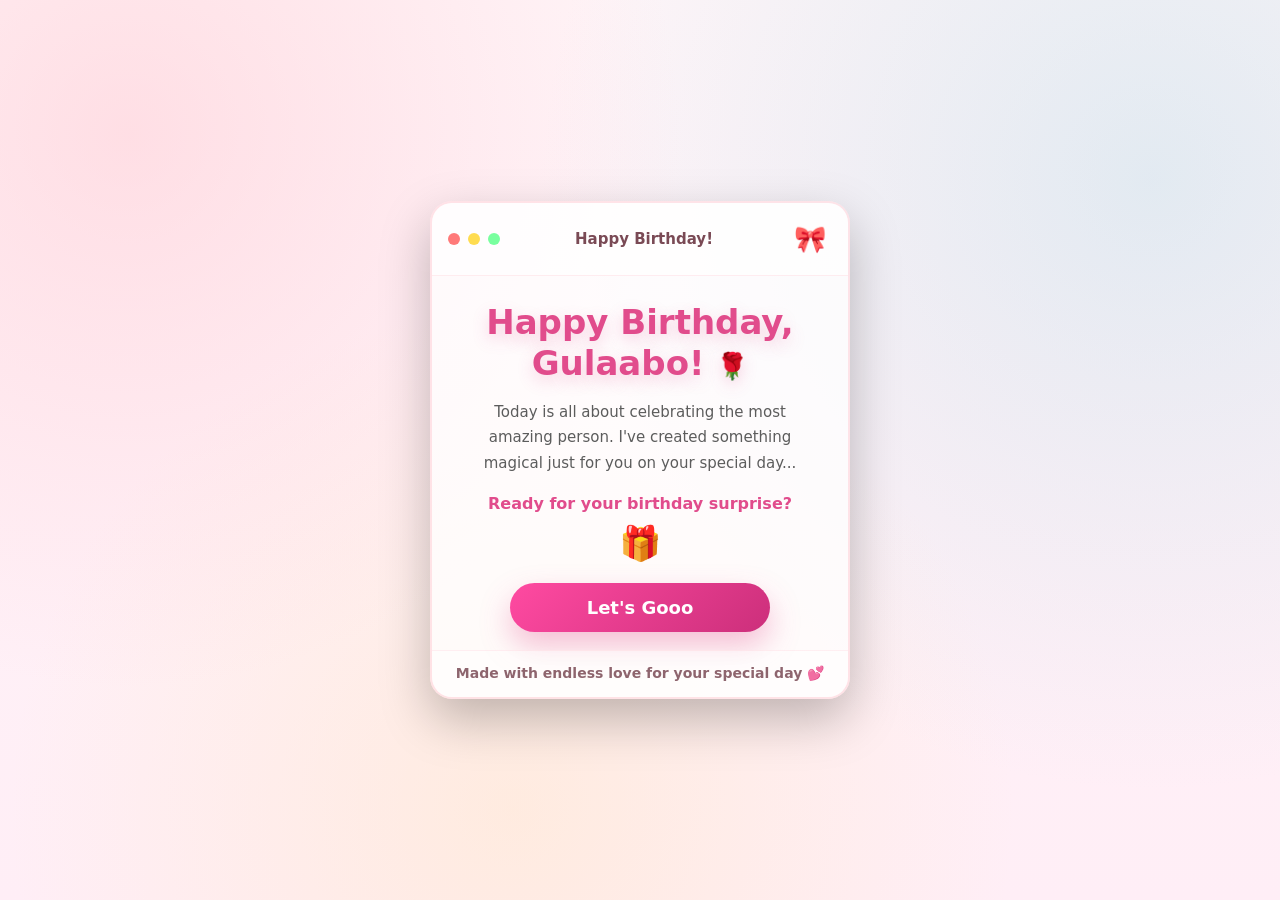
<file: index.html>
<!DOCTYPE html>
<html lang="en">
<head>
  <meta charset="UTF-8" />
  <meta name="viewport" content="width=device-width, initial-scale=1.0" />
  <title>Happy Birthday Gulaabo</title>
  <link rel="stylesheet" href="style.css" />
</head>
<body>

  <div class="bg-blur"></div>

  <main class="wrap">
    <section class="card">
      <div class="topbar">
        <div class="dots">
          <span class="dot red"></span>
          <span class="dot yellow"></span>
          <span class="dot green"></span>
        </div>

        <div class="top-title">Happy Birthday!</div>

        <div class="emoji-box" aria-label="birthday emoji">🎀</div>
      </div>

      <div class="content">
        <h1 class="main-title">
          Happy Birthday,<br />
          Gulaabo! <span class="emoji">🌹</span>
        </h1>

        <p class="desc">
          Today is all about celebrating the most amazing person. I've created something magical just for you on your special day...
        </p>

        <p class="ready">Ready for your birthday surprise?</p>

        <div class="cat-area">🎁</div>

        <button class="btn" id="goBtn">Let's Gooo</button>
      </div>

      <div class="footer">
        Made with endless love for your special day 💕
      </div>
    </section>
  </main>

  <script src="script.js"></script>
</body>
</html>
</file>
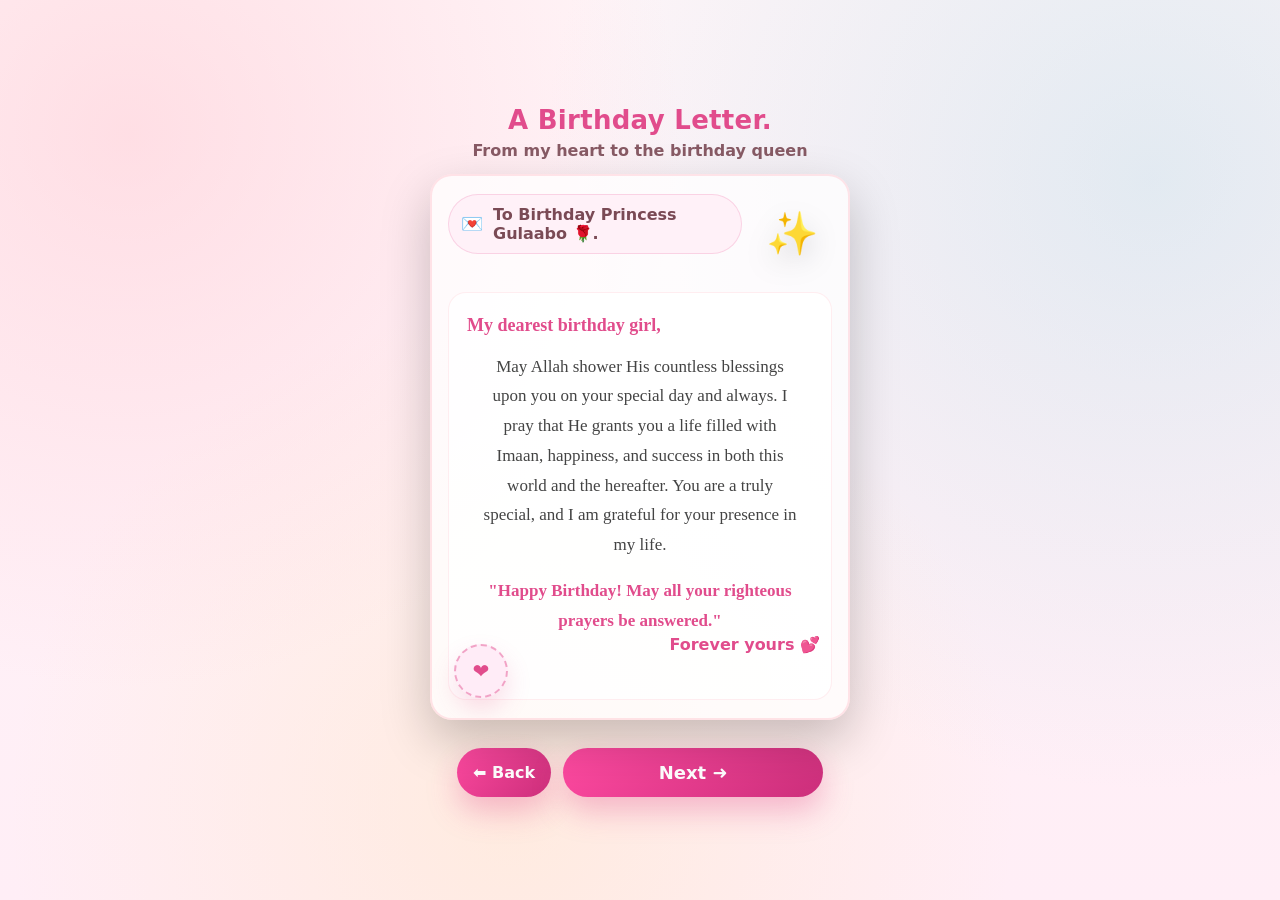
<file: page2.html>
<!DOCTYPE html>
<html lang="en">
<head>
  <meta charset="UTF-8" />
  <meta name="viewport" content="width=device-width, initial-scale=1.0" />
  <title>A Birthday Letter</title>

  <link rel="stylesheet" href="style.css" />
  <link rel="stylesheet" href="page2.css" />
</head>
<body>

  <div class="bg-blur"></div>

  <main class="wrap">
    <section class="letter-page">
      <div class="page-title">
        <h2>A Birthday Letter.</h2>
        <p>From my heart to the birthday queen</p>
      </div>

      <div class="letter-card">
        <div class="letter-top">
          <div class="badge">
            <span class="icon">💌</span>
            <span class="badge-text">To Birthday Princess Gulaabo 🌹.</span>
          </div>

          <div class="emoji-kitty" aria-label="emoji">✨</div>
        </div>

        <div class="letter-body">
          <p class="hand">My dearest birthday girl,</p>

          <p class="msg">
            May Allah shower His countless blessings upon you on your special day and always.
            I pray that He grants you a life filled with Imaan, happiness, and success in both this
            world and the hereafter. You are a truly special, and I am grateful for your presence in
            my life.
          </p>

          <p class="msg bold">
            "Happy Birthday! May all your righteous prayers be answered."
          </p>

          <div class="sign">
            <span>Forever yours</span> 💕
          </div>
        </div>

        <div class="stamp">
          <div class="stamp-circle">
            <span>❤</span>
          </div>
        </div>
      </div>

      <div class="actions">
        <button class="btn small" id="backBtn">⬅ Back</button>
        <button class="btn" id="nextBtn">Next ➜</button>
      </div>

    </section>
  </main>

  <script src="page2.js"></script>
</body>
</html>
</file>
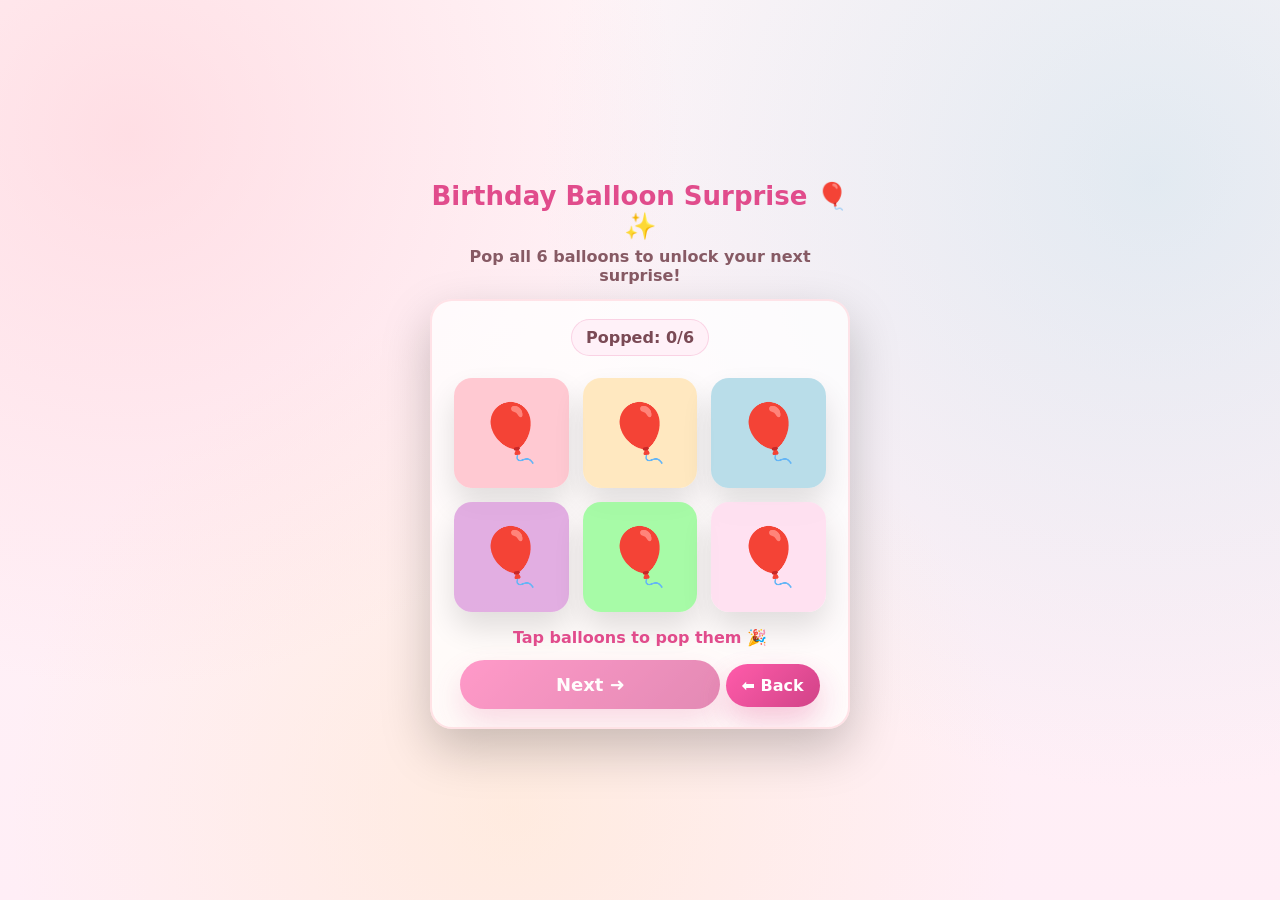
<file: page3.html>
<!DOCTYPE html>
<html lang="en">
<head>
  <meta charset="UTF-8" />
  <meta name="viewport" content="width=device-width, initial-scale=1.0" />
  <title>Balloon Surprise</title>

  <link rel="stylesheet" href="style.css" />
  <link rel="stylesheet" href="page3.css" />
</head>
<body>

  <div class="bg-blur"></div>

  <main class="wrap">
    <section class="balloon-page">

      <div class="balloon-title">
        <h2>Birthday Balloon Surprise 🎈✨</h2>
        <p>Pop all 6 balloons to unlock your next surprise!</p>
      </div>

      <div class="balloon-card">
        <div class="counter">
          Popped: <span id="poppedCount">0</span>/6
        </div>

        <div class="balloon-grid" id="balloonGrid">
          <button class="balloon b1" data-msg="Stay blessed ✨">🎈</button>
          <button class="balloon b2" data-msg="Smile more 😊">🎈</button>
          <button class="balloon b3" data-msg="You are precious 💖">🎈</button>
          <button class="balloon b4" data-msg="Best day ever 🌸">🎈</button>
          <button class="balloon b5" data-msg="Gul🌹 forever vibes 😍">🎈</button>
          <button class="balloon b6" data-msg="Make a wish ✨🎁">🎈</button>
        </div>

        <div class="mini-msg" id="miniMsg">Tap balloons to pop them 🎉</div>

        <button class="btn next-btn" id="nextBtn" disabled>Next ➜</button>
        <button class="btn small back-btn" id="backBtn">⬅ Back</button>

        <!-- Popup after all popped -->
        <div class="popup" id="popup">
          <div class="popup-box">
            <h3>🎈 Surprise for you!</h3>
            <p>
              A little surprise for you, <b>Gul🌹</b><br/>
              <b>Stay blessed ✨</b><br/>
              <b>Always keep smiling 😊</b><br/>
              You deserve all the happiness 💖
            </p>
            <button class="btn ok-btn" id="okBtn">Next ➜</button>
          </div>
        </div>

      </div>

    </section>
  </main>

  <script src="page3.js"></script>
</body>
</html>
</file>
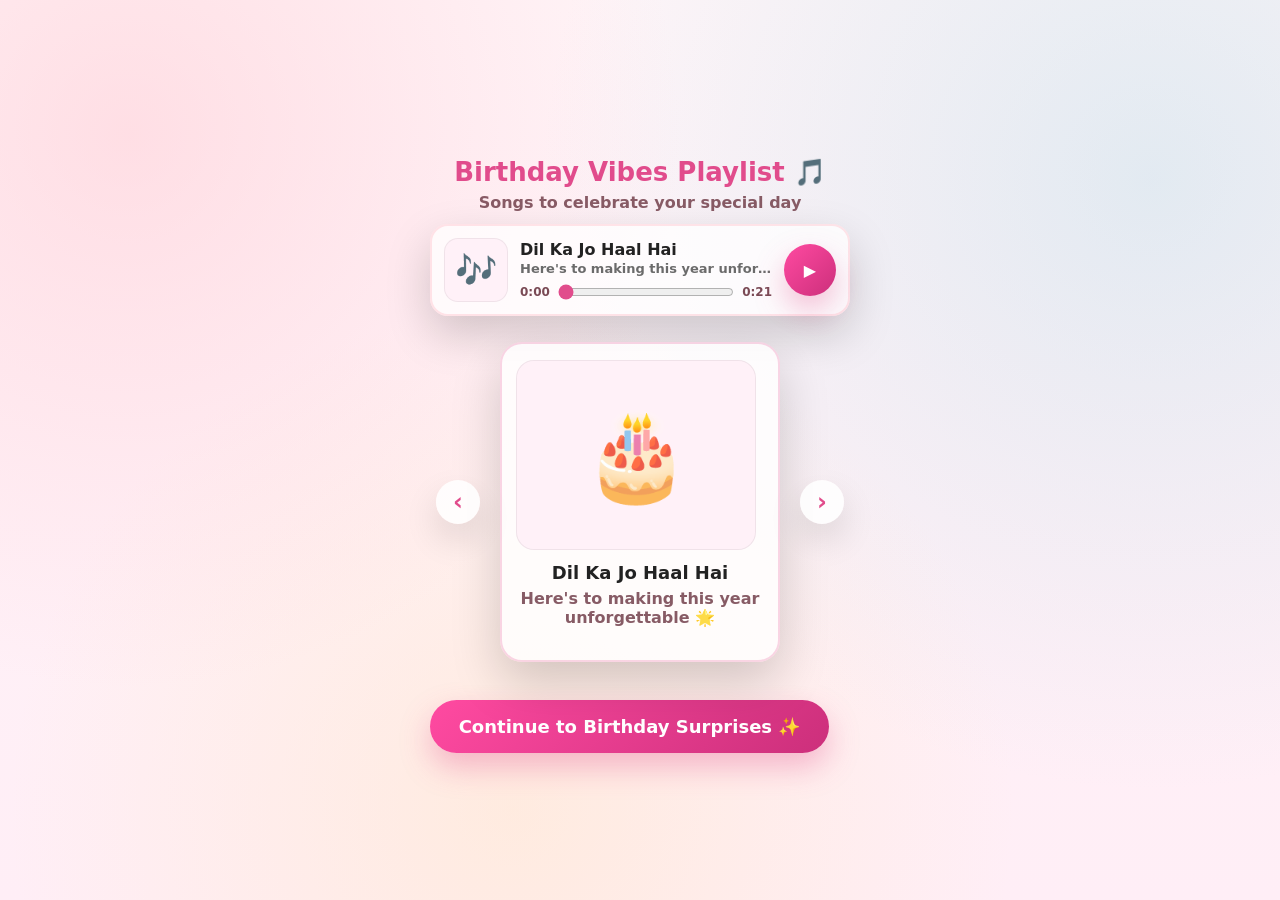
<file: page4.html>
<!DOCTYPE html>
<html lang="en">
<head>
  <meta charset="UTF-8" />
  <meta name="viewport" content="width=device-width, initial-scale=1.0" />
  <title>Birthday Vibes Playlist</title>

  <link rel="stylesheet" href="style.css" />
  <link rel="stylesheet" href="page4.css" />
</head>

<body>
  <div class="bg-blur"></div>

  <main class="wrap">
    <section class="playlist-page">

      <div class="playlist-title">
        <h2>Birthday Vibes Playlist <span class="note">🎵</span></h2>
        <p>Songs to celebrate your special day</p>
      </div>

      <div class="mini-player">
        <div class="mini-cover-emoji" aria-label="music">🎶</div>

        <div class="mini-meta">
          <div class="song-name" id="songName">Dil Ka Jo Haal Hai</div>
          <div class="song-sub" id="songSub">Here's to making this year unforgettable...</div>

          <div class="progress-row">
            <span id="currentTime">0:00</span>
            <input type="range" id="seekBar" value="0" min="0" max="100" />
            <span id="duration">0:00</span>
          </div>
        </div>

        <button class="play-btn" id="playBtn" aria-label="Play/Pause">❚❚</button>
      </div>

      <div class="carousel">
        <button class="nav left" id="prevBtn">‹</button>

        <div class="card" id="card">
          <div class="big-cover-emoji" aria-label="birthday">🎂</div>
          <h3 id="bigTitle">Dil Ka Jo Haal Hai</h3>
          <p id="bigDesc">Here's to making this year unforgettable 🌟</p>
        </div>

        <button class="nav right" id="nextBtn">›</button>
      </div>

      <button class="btn continue" id="continueBtn">
        Continue to Birthday Surprises ✨
      </button>

      <audio id="audio" src="birthday-song.mp3" preload="auto"></audio>

    </section>
  </main>

  <script src="page4.js"></script>
</body>
</html>
</file>
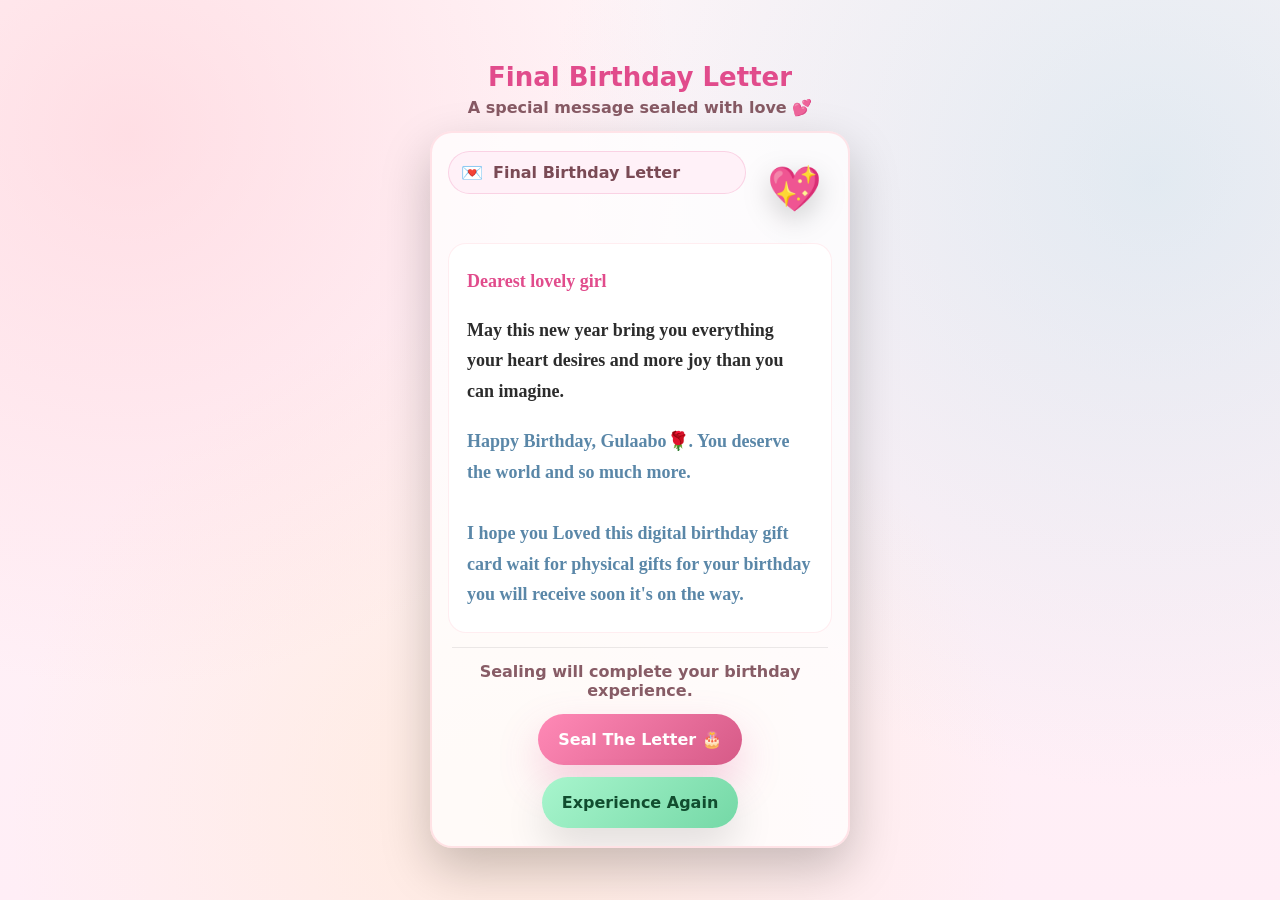
<file: page5.html>
<!DOCTYPE html>
<html lang="en">
<head>
  <meta charset="UTF-8" />
  <meta name="viewport" content="width=device-width, initial-scale=1.0" />
  <title>Final Birthday Letter</title>

  <link rel="stylesheet" href="style.css" />
  <link rel="stylesheet" href="page5.css" />
</head>

<body>
  <div class="bg-blur"></div>

  <main class="wrap">
    <section class="final-page">

      <div class="final-title">
        <h2>Final Birthday Letter</h2>
        <p>A special message sealed with love 💕</p>
      </div>

      <div class="final-card">

        <div class="final-top">
          <div class="final-badge">
            <span class="icon">💌</span>
            <span>Final Birthday Letter</span>
          </div>

          <div class="emoji-kitty" aria-label="emoji">💖</div>
        </div>

        <div class="final-body">
          <p class="hand pink">Dearest lovely girl</p>

          <p class="hand black">
            May this new year bring you everything your heart desires and more joy than you can imagine.
          </p>

          <p class="hand blue">
            Happy Birthday, Gulaabo🌹. You deserve the world and so much more.
            <br /><br />
            I hope you Loved this digital birthday gift card wait for physical gifts for your birthday you will receive soon it's on the way.
          </p>
        </div>

        <div class="divider"></div>

        <p class="note">Sealing will complete your birthday experience.</p>

        <div class="btn-row">
          <button class="seal-btn" id="sealBtn">Seal The Letter 🎂</button>
          <button class="again-btn" id="againBtn">Experience Again</button>
        </div>

        <div class="sealed" id="sealed">
          <div class="seal-box">
            <h3>Letter Sealed ✅</h3>
            <p>Happy Birthday Gul🌹 Once Again.<br/>Have a wonderful year ahead filled with happiness & blessings ✨</p>
            <button class="btn ok-btn" id="okBtn">OK</button>
          </div>
        </div>

      </div>

    </section>
  </main>

  <script src="page5.js"></script>
</body>
</html>
</file>
<file: style.css>
*{
  margin:0;
  padding:0;
  box-sizing:border-box;
  font-family: "Poppins", system-ui, -apple-system, Segoe UI, Roboto, Arial, sans-serif;
}

body{
  min-height:100vh;
  background:#0b0b0b;
  display:flex;
  align-items:center;
  justify-content:center;
  padding:18px;
  overflow:hidden;
}

.bg-blur{
  position:fixed;
  inset:0;
  background:
    radial-gradient(circle at 10% 15%, rgba(255, 182, 193, .35), transparent 40%),
    radial-gradient(circle at 90% 20%, rgba(173, 216, 230, .35), transparent 45%),
    radial-gradient(circle at 40% 90%, rgba(255, 228, 181, .35), transparent 45%),
    linear-gradient(180deg, #fff5f8, #ffeef6);
  z-index:-1;
}

.wrap{
  width:100%;
  max-width:420px;
}

.card{
  background: rgba(255,255,255,0.75);
  border: 2px solid rgba(255, 182, 193, 0.35);
  border-radius:22px;
  box-shadow: 0 20px 50px rgba(0,0,0,0.25);
  overflow:hidden;
}

.topbar{
  display:flex;
  align-items:center;
  justify-content:space-between;
  padding:14px 16px;
  background: rgba(255,255,255,0.55);
  border-bottom: 1px solid rgba(255,182,193,0.25);
}

.dots{
  display:flex;
  gap:8px;
  align-items:center;
}
.dot{
  width:12px;
  height:12px;
  border-radius:50%;
  display:inline-block;
  opacity:.9;
}
.red{ background:#ff6b6b; }
.yellow{ background:#ffd93d; }
.green{ background:#6bff95; }

.top-title{
  font-weight:700;
  color:#7a4a55;
  font-size:15px;
}

/* Emoji area (replaces kitty images) */
.emoji-box{
  width:44px;
  height:44px;
  display:flex;
  align-items:center;
  justify-content:center;
  font-size:26px;
}

.content{
  padding:26px 22px 18px;
  text-align:center;
}

.main-title{
  font-size:34px;
  line-height:1.2;
  font-weight:900;
  color:#e14c8c;
  text-shadow: 0 6px 16px rgba(225, 76, 140, 0.25);
  margin-bottom:16px;
}

.emoji{
  font-size:26px;
}

.desc{
  font-size:15px;
  color:#5c5c5c;
  line-height:1.7;
  margin:0 auto 18px;
  max-width:330px;
}

.ready{
  margin:14px 0 10px;
  font-weight:800;
  color:#e14c8c;
  font-size:16px;
}

.cat-area{
  position:relative;
  height:40px;
  margin-bottom:8px;
  display:flex;
  align-items:center;
  justify-content:center;
  font-size:34px;
}

.btn{
  margin-top:12px;
  width:72%;
  max-width:260px;
  padding:14px 18px;
  border:none;
  border-radius:999px;
  cursor:pointer;
  background: linear-gradient(135deg, #ff4aa1, #cc2f7b);
  color:white;
  font-weight:900;
  font-size:18px;
  box-shadow: 0 14px 30px rgba(225, 76, 140, 0.35);
  transition:.2s ease;
}

.btn:hover{
  transform: translateY(-2px);
}
.btn:active{
  transform: scale(.98);
}

.footer{
  padding:14px 14px 16px;
  text-align:center;
  font-weight:700;
  color:#7a4a55;
  opacity:0.85;
  background: rgba(255,255,255,0.55);
  border-top: 1px solid rgba(255,182,193,0.25);
  font-size:14px;
}
</file>
<file: page2.css>
.letter-page{padding:12px 0 0;}
.page-title{text-align:center;margin-bottom:14px;}
.page-title h2{color:#e14c8c;font-size:26px;font-weight:900;letter-spacing:.3px;}
.page-title p{margin-top:6px;color:#7a4a55;font-weight:600;opacity:.9;}

.letter-card{
  background: rgba(255,255,255,0.75);
  border: 2px solid rgba(255, 182, 193, 0.35);
  border-radius:22px;
  box-shadow: 0 20px 50px rgba(0,0,0,0.22);
  padding:18px 16px;
  position:relative;
  overflow:hidden;
}

.letter-top{display:flex;align-items:flex-start;justify-content:space-between;gap:10px;}

.badge{
  display:flex;align-items:center;gap:10px;
  background: rgba(255,240,248,0.9);
  border: 1px solid rgba(225,76,140,0.18);
  padding:10px 12px;border-radius:999px;
  font-weight:800;color:#7a4a55;flex:1;
}

.badge .icon{font-size:18px;}

.emoji-kitty{
  width:80px;height:80px;
  display:flex;align-items:center;justify-content:center;
  font-size:42px;
  filter: drop-shadow(0 10px 14px rgba(0,0,0,.18));
}

.letter-body{
  margin-top:18px;background: rgba(255,255,255,0.8);
  border-radius:18px;padding:22px 18px 48px;
  border: 1px solid rgba(255,182,193,0.25);
}

.hand{font-family:"Comic Sans MS","Segoe Script",cursive;color:#e14c8c;font-weight:800;font-size:18px;margin-bottom:16px;}

.msg{
  font-family:"Comic Sans MS","Segoe Script",cursive;
  font-size:17px;line-height:1.75;color:#444;
  text-align:center;margin:0 auto 16px;max-width:320px;
}

.msg.bold{font-weight:900;color:#e14c8c;}
.sign{position:absolute;right:28px;bottom:64px;font-weight:900;color:#e14c8c;font-size:16px;}

.stamp{position:absolute;left:22px;bottom:20px;}
.stamp-circle{
  width:54px;height:54px;border-radius:50%;
  border:2px dashed rgba(225,76,140,0.45);
  display:flex;align-items:center;justify-content:center;
  background: rgba(255,230,244,0.75);
  box-shadow: 0 12px 24px rgba(225,76,140,0.18);
}
.stamp-circle span{font-size:20px;color:#e14c8c;}

.actions{display:flex;gap:12px;justify-content:center;margin:16px 0 10px;}
.btn.small{width:auto;padding:12px 16px;font-size:16px;}
</file>
<file: page3.css>
.balloon-page{padding-top:10px;}
.balloon-title{text-align:center;margin-bottom:14px;}
.balloon-title h2{color:#e14c8c;font-size:26px;font-weight:900;}
.balloon-title p{margin-top:6px;color:#7a4a55;font-weight:700;opacity:.9;}

.balloon-card{
  background: rgba(255,255,255,0.75);
  border: 2px solid rgba(255,182,193,0.35);
  border-radius:22px;
  box-shadow: 0 20px 50px rgba(0,0,0,0.22);
  padding:18px 16px 18px;
  text-align:center;
  position:relative;
  overflow:hidden;
}

.counter{
  display:inline-block;
  padding:8px 14px;
  border-radius:999px;
  background: rgba(255,240,248,0.9);
  border: 1px solid rgba(225,76,140,0.18);
  font-weight:900;
  color:#7a4a55;
  margin-bottom:14px;
}

.balloon-grid{
  display:grid;
  grid-template-columns: repeat(3, 1fr);
  gap: 14px;
  padding: 8px 6px 6px;
  margin: 0 auto;
}

.balloon{
  height: 110px;
  border:none;
  border-radius:18px;
  cursor:pointer;
  font-size:56px;
  display:flex;
  align-items:center;
  justify-content:center;
  box-shadow: 0 16px 30px rgba(0,0,0,0.12);
  transition: .18s ease;
  user-select:none;
}

.balloon:active{ transform: scale(.96); }

.b1{ background: rgba(255,192,203,0.85); }
.b2{ background: rgba(255,228,181,0.85); }
.b3{ background: rgba(173,216,230,0.85); }
.b4{ background: rgba(221,160,221,0.85); }
.b5{ background: rgba(152,251,152,0.85); }
.b6{ background: rgba(255,222,240,0.9); }

.balloon.popped{
  pointer-events:none;
  opacity:.55;
  transform: scale(.98);
}

.mini-msg{
  margin-top:10px;
  font-weight:900;
  color:#e14c8c;
  min-height: 24px;
}

.next-btn{ margin-top: 8px; }
.next-btn:disabled{ opacity:.55; cursor:not-allowed; transform:none; }

.back-btn{
  margin-top: 10px;
  width:auto;
  padding:12px 16px;
  font-size:16px;
  opacity:.9;
}

/* popup */
.popup{
  position:absolute;
  inset:0;
  display:none;
  align-items:center;
  justify-content:center;
  background: rgba(0,0,0,0.35);
  z-index:30;
}
.popup-box{
  width: 86%;
  max-width: 320px;
  background: rgba(255,255,255,0.92);
  border-radius: 20px;
  padding: 18px 16px;
  text-align:center;
  border: 2px solid rgba(255,182,193,0.35);
  box-shadow: 0 22px 60px rgba(0,0,0,0.25);
}
.popup-box h3{
  color:#e14c8c;
  font-size:20px;
  font-weight:900;
  margin-bottom:8px;
}
.popup-box p{
  color:#7a4a55;
  font-weight:800;
  line-height:1.55;
  margin-bottom: 12px;
}
.ok-btn{
  width:auto;
  padding:12px 18px;
  font-size:16px;
}
</file>
<file: page4.css>
.playlist-page{padding-top:10px;}
.playlist-title{text-align:center;margin-bottom:12px;}
.playlist-title h2{color:#e14c8c;font-size:26px;font-weight:900;}
.playlist-title p{margin-top:6px;color:#7a4a55;font-weight:700;opacity:.9;}

.mini-player{
  display:flex;align-items:center;gap:12px;
  background: rgba(255,255,255,0.75);
  border: 2px solid rgba(255,182,193,0.35);
  border-radius:18px;padding:12px 12px;
  box-shadow: 0 18px 45px rgba(0,0,0,0.18);
  margin-bottom:16px;
}

.mini-cover-emoji{
  width:64px;height:64px;border-radius:14px;
  display:flex;align-items:center;justify-content:center;
  font-size:34px;background: rgba(255,240,248,0.9);
  border: 1px solid rgba(0,0,0,0.06);
}

.mini-meta{flex:1;min-width:0;}
.song-name{font-weight:900;font-size:16px;color:#222;white-space:nowrap;overflow:hidden;text-overflow:ellipsis;}
.song-sub{font-weight:700;font-size:13px;color:#6b6b6b;margin-top:2px;white-space:nowrap;overflow:hidden;text-overflow:ellipsis;}

.progress-row{display:flex;align-items:center;gap:8px;margin-top:8px;font-weight:800;color:#7a4a55;font-size:12px;}
#seekBar{flex:1;accent-color:#e14c8c;}

.play-btn{
  width:52px;height:52px;border:none;border-radius:50%;cursor:pointer;
  font-weight:900;font-size:16px;color:white;
  background: linear-gradient(135deg, #ff4aa1, #cc2f7b);
  box-shadow: 0 14px 30px rgba(225,76,140,0.35);
}
.play-btn:active{transform:scale(.97);}

.carousel{position:relative;height:340px;display:flex;align-items:center;justify-content:center;margin-bottom:16px;}

.card{
  width:280px;height:320px;
  background: rgba(255,255,255,0.8);
  border: 2px solid rgba(225,76,140,0.22);
  border-radius:22px;
  box-shadow: 0 20px 50px rgba(0,0,0,0.18);
  padding:16px 14px;text-align:center;
}

.big-cover-emoji{
  width:240px;height:190px;border-radius:18px;
  display:flex;align-items:center;justify-content:center;
  font-size:86px;background: rgba(255,240,248,0.9);
  border: 1px solid rgba(0,0,0,0.06);
}

.card h3{margin-top:12px;font-size:18px;font-weight:900;color:#222;}
.card p{margin-top:6px;color:#7a4a55;font-weight:800;opacity:.9;}

.nav{
  position:absolute;top:50%;transform:translateY(-50%);
  width:44px;height:44px;border-radius:50%;
  border:none;cursor:pointer;font-size:24px;font-weight:900;
  background: rgba(255,255,255,0.85);
  box-shadow: 0 16px 35px rgba(0,0,0,0.12);
  color:#e14c8c;
}
.nav.left{left:6px;} .nav.right{right:6px;}

.continue{width:95%;max-width:420px;padding:16px 18px;font-size:18px;}
</file>
<file: page5.css>
.final-page{padding-top:10px;}
.final-title{text-align:center;margin-bottom:14px;}
.final-title h2{color:#e14c8c;font-size:26px;font-weight:900;}
.final-title p{margin-top:6px;color:#7a4a55;font-weight:700;opacity:.9;}

.final-card{
  position:relative;background: rgba(255,255,255,0.75);
  border: 2px solid rgba(255,182,193,0.35);
  border-radius:22px;box-shadow: 0 20px 50px rgba(0,0,0,0.22);
  padding:18px 16px 18px;overflow:hidden;
}

.final-top{display:flex;align-items:flex-start;justify-content:space-between;gap:10px;}
.final-badge{
  display:flex;align-items:center;gap:10px;
  background: rgba(255,240,248,0.9);
  border: 1px solid rgba(225,76,140,0.18);
  padding:10px 12px;border-radius:999px;
  font-weight:900;color:#7a4a55;flex:1;
}
.final-badge .icon{font-size:18px;}

.emoji-kitty{
  width:76px;height:76px;
  display:flex;align-items:center;justify-content:center;
  font-size:44px;
  filter: drop-shadow(0 10px 14px rgba(0,0,0,.18));
}

.final-body{
  margin-top:16px;background: rgba(255,255,255,0.85);
  border-radius:18px;padding:22px 18px;
  border: 1px solid rgba(255,182,193,0.25);
  min-height:300px;
}

.hand{font-family:"Comic Sans MS","Segoe Script",cursive;font-size:18px;line-height:1.7;text-align:left;}
.hand.pink{color:#e14c8c;font-weight:900;margin-bottom:18px;}
.hand.black{color:#2c2c2c;font-weight:800;margin-bottom:20px;}
.hand.blue{color:#5a87a8;font-weight:900;}

.divider{height:1px;background: rgba(0,0,0,0.08);margin: 14px 4px;}
.note{text-align:center;font-weight:800;color:#7a4a55;opacity:.9;margin-bottom:14px;}

.btn-row{display:flex;gap:12px;justify-content:center;flex-wrap:wrap;}
.seal-btn{
  padding:16px 20px;border:none;border-radius:999px;cursor:pointer;
  font-weight:900;font-size:16px;color:white;
  background: linear-gradient(135deg, #ff89b6, #d65a87);
  box-shadow: 0 18px 40px rgba(225,76,140,0.25);
  min-width:170px;
}
.again-btn{
  padding:16px 20px;border:none;border-radius:999px;cursor:pointer;
  font-weight:900;font-size:16px;color:#114d2f;
  background: linear-gradient(135deg, #a8f5cd, #74d8a6);
  box-shadow: 0 18px 40px rgba(0,0,0,0.12);
  min-width:170px;
}

.sealed{
  position:absolute;inset:0;display:none;align-items:center;justify-content:center;
  background: rgba(0,0,0,0.35);z-index:30;
}
.seal-box{
  width:85%;max-width:320px;background: rgba(255,255,255,0.9);
  border-radius:20px;padding:18px 16px;text-align:center;
  border: 2px solid rgba(255,182,193,0.35);
  box-shadow: 0 22px 60px rgba(0,0,0,0.25);
}
.seal-box h3{color:#e14c8c;font-size:20px;font-weight:900;}
.seal-box p{color:#7a4a55;font-weight:800;margin-top:6px;margin-bottom:12px;}
.ok-btn{width:auto;padding:12px 18px;font-size:16px;}
</file>
